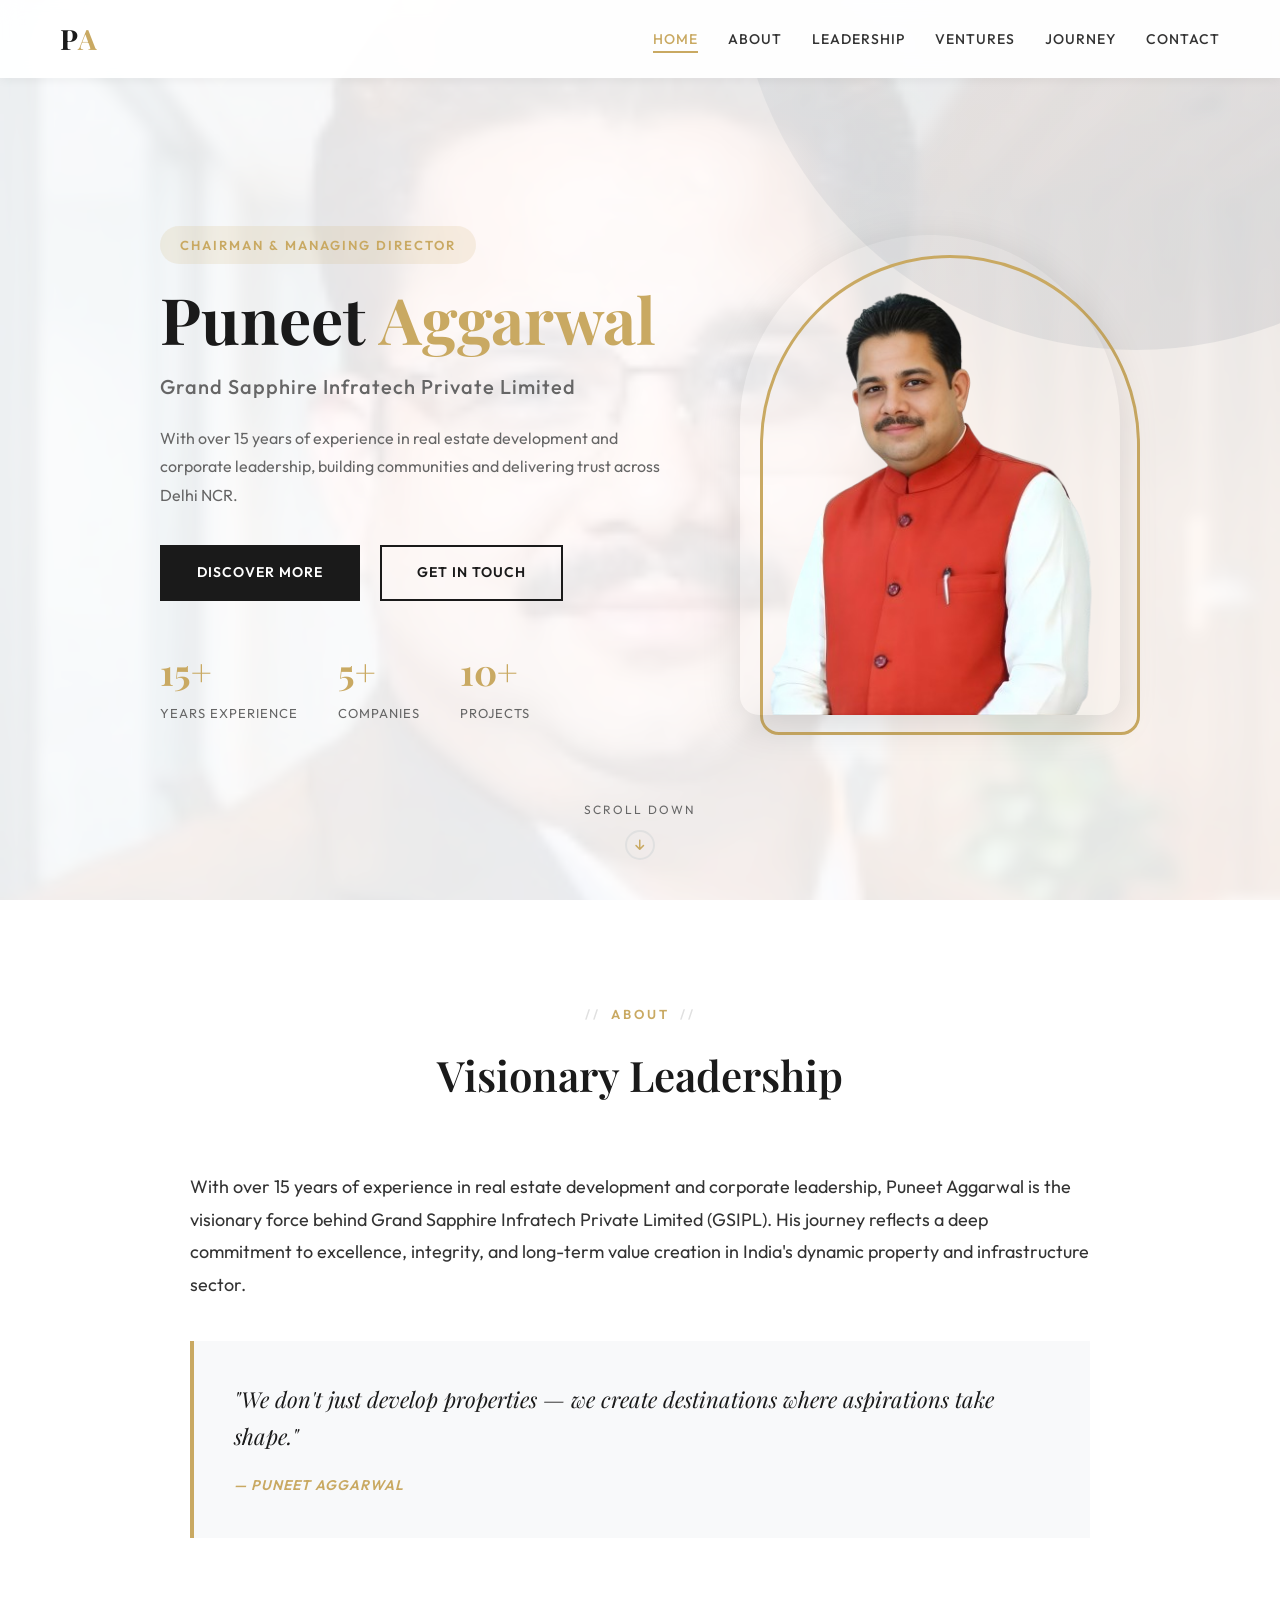
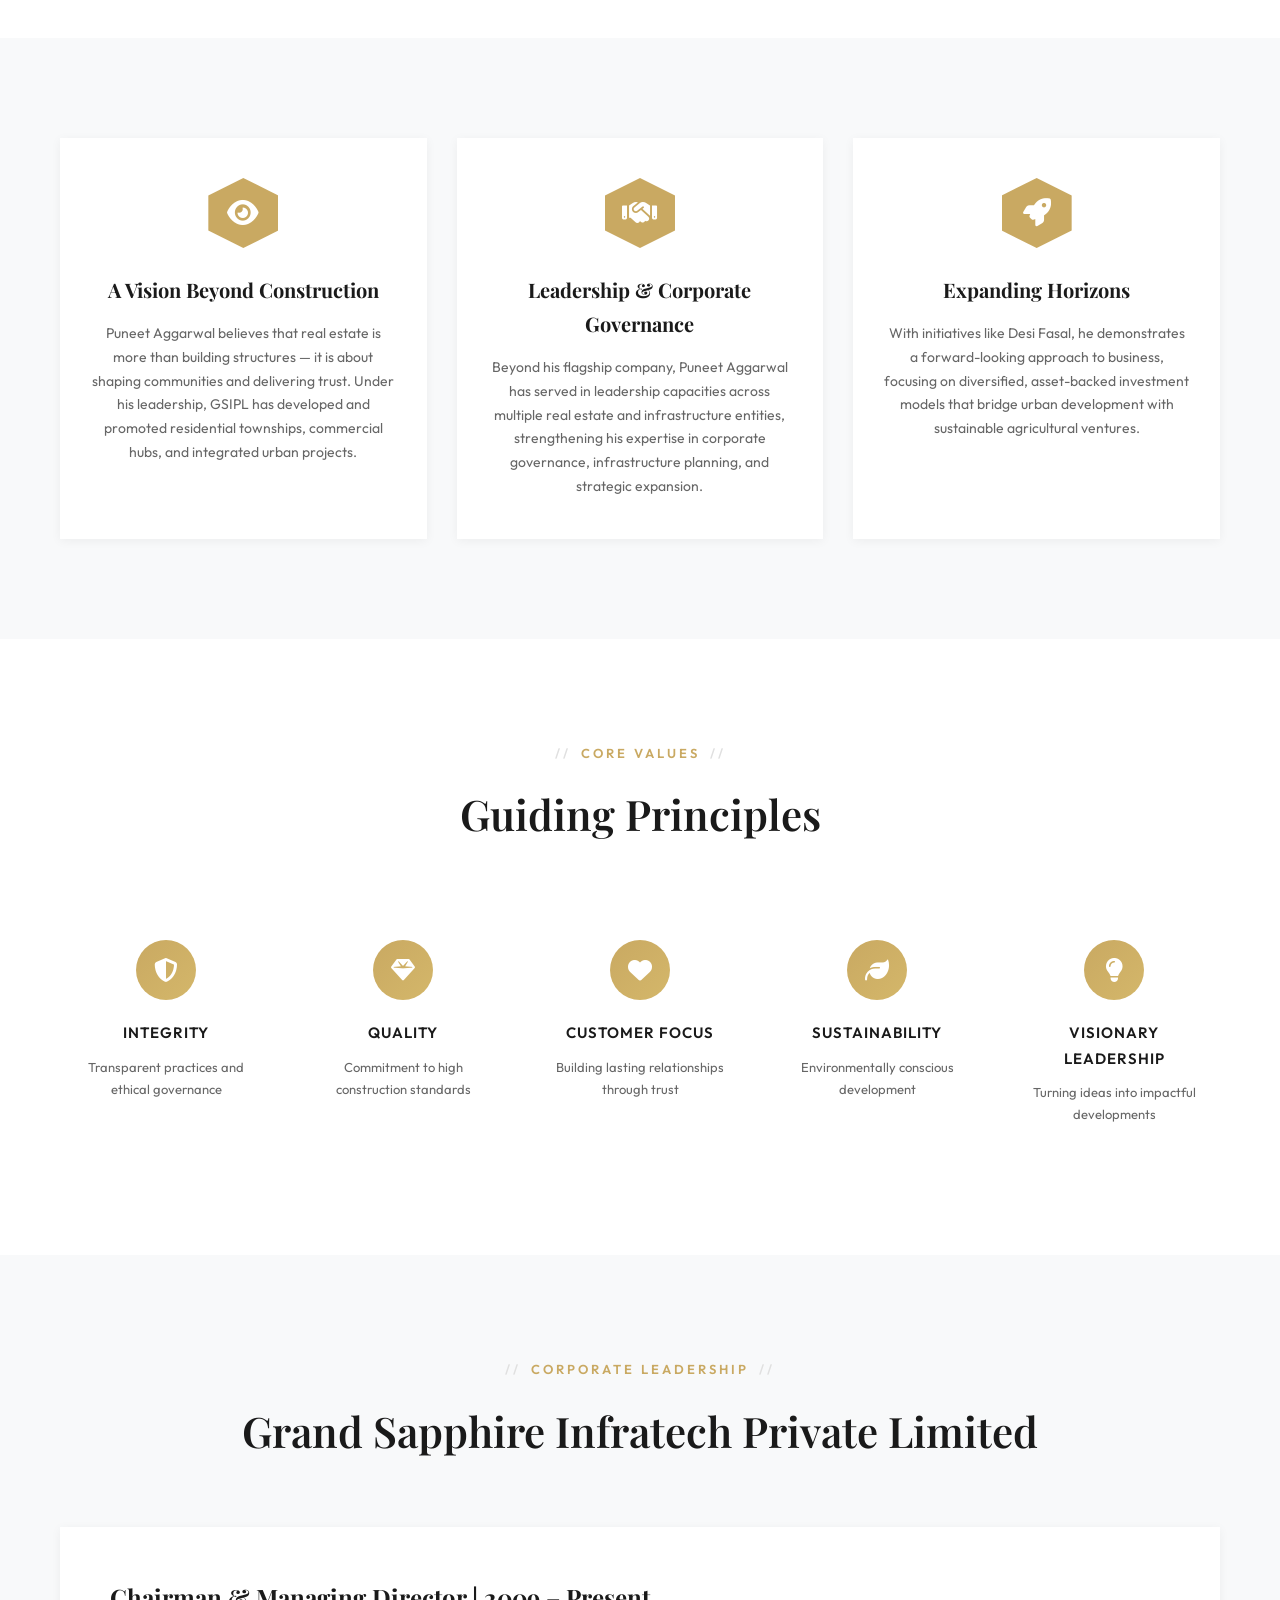
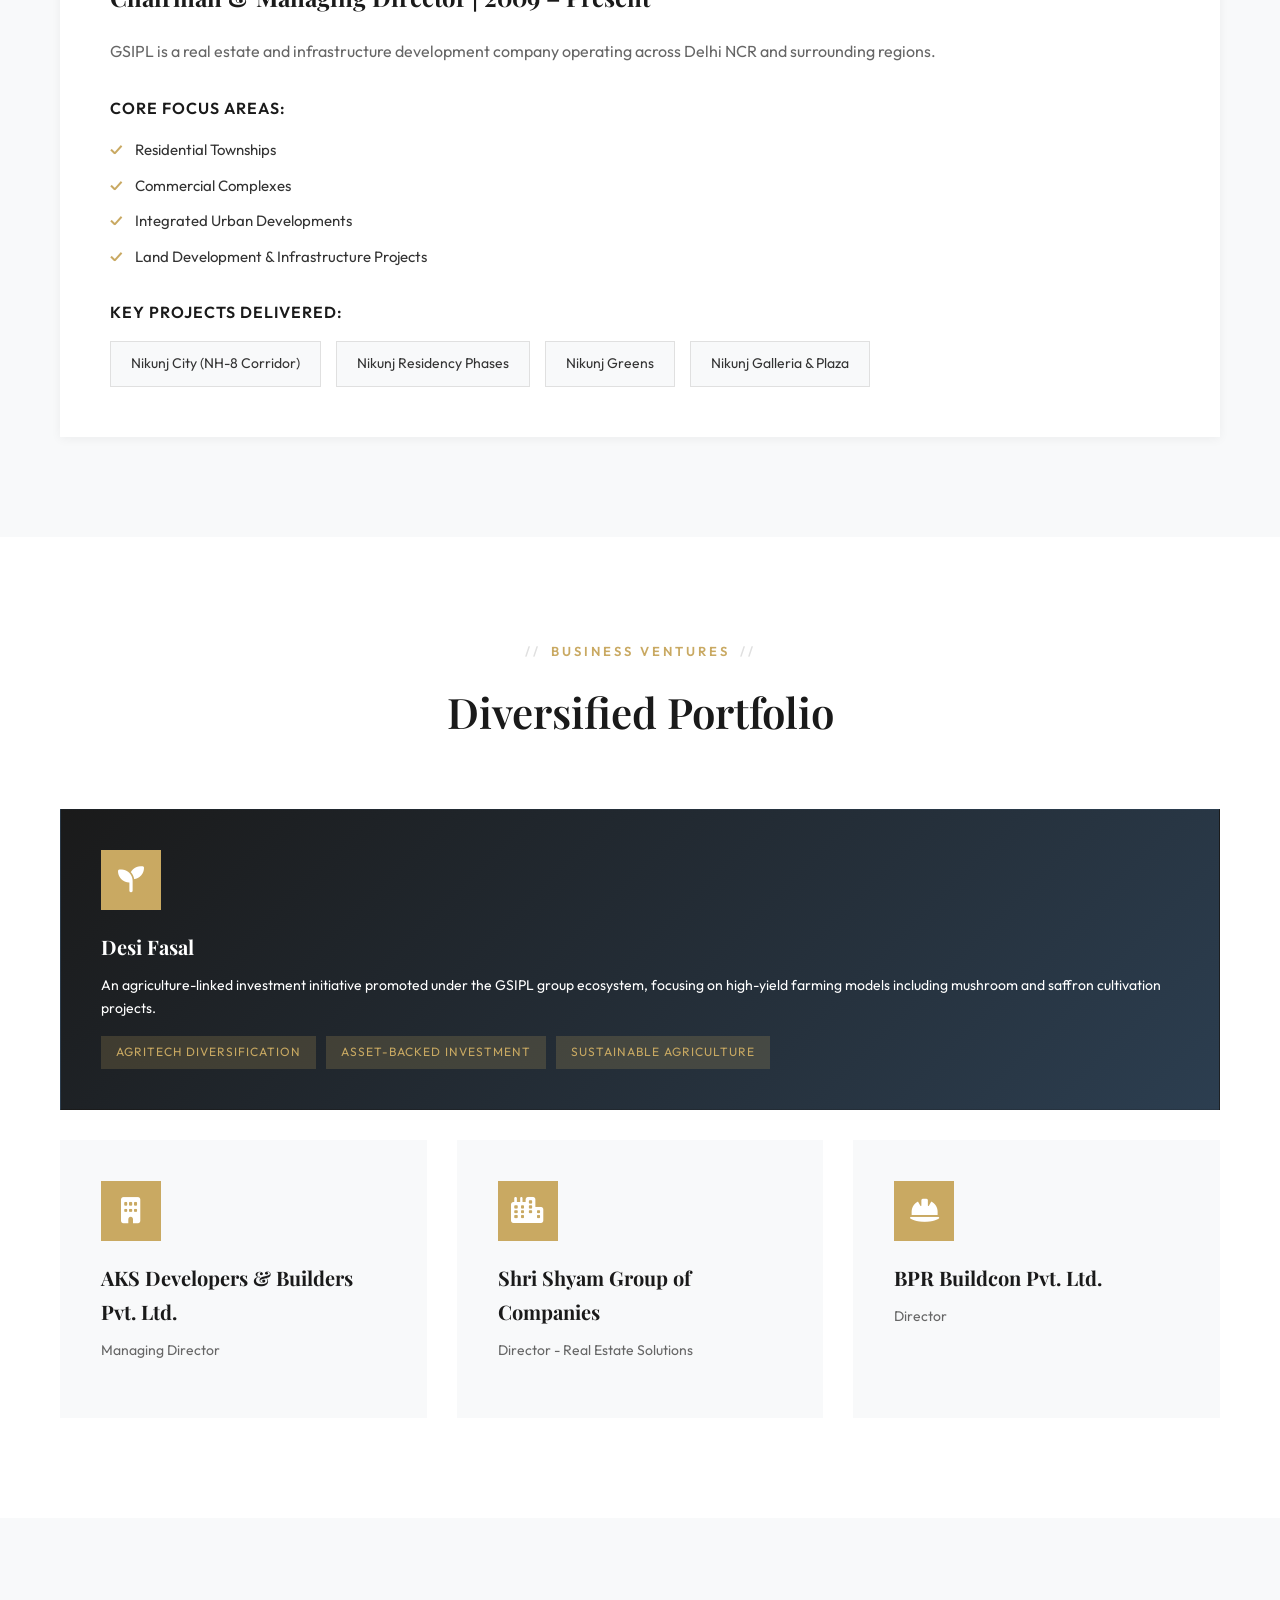
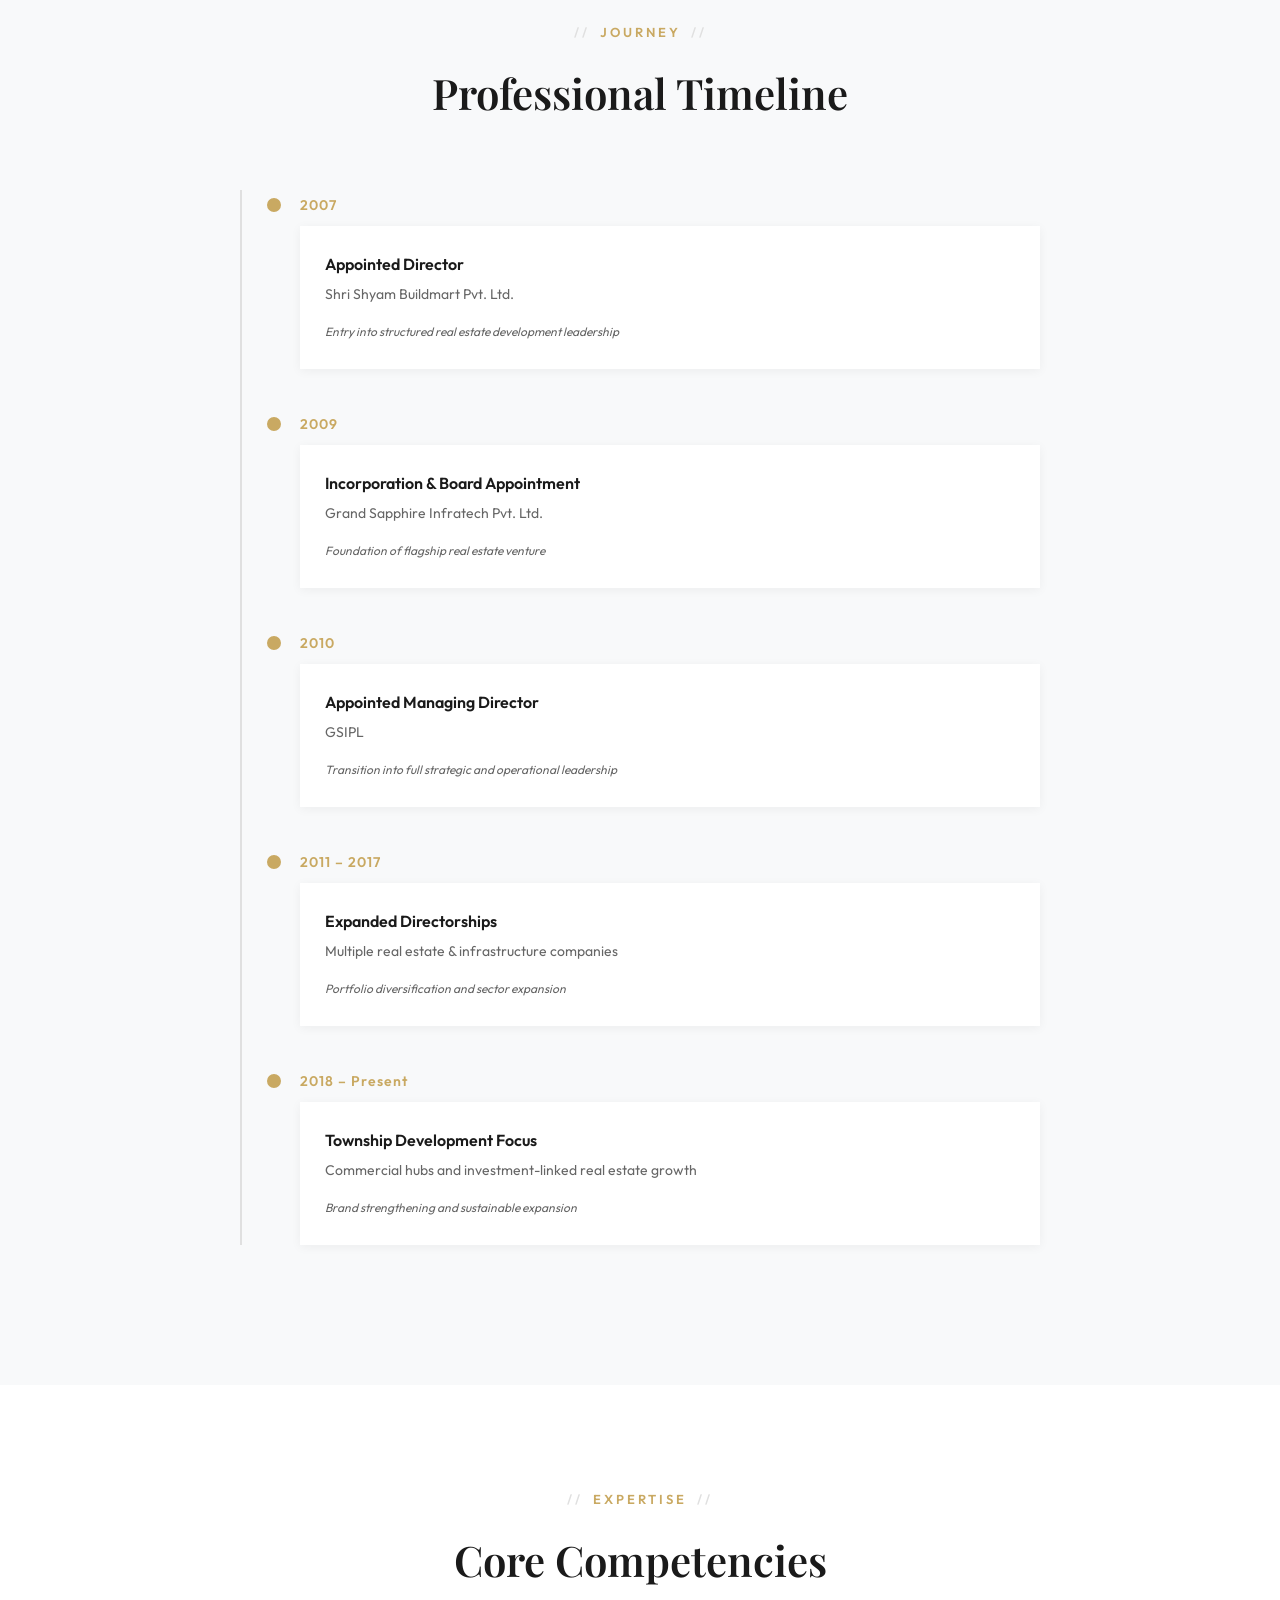
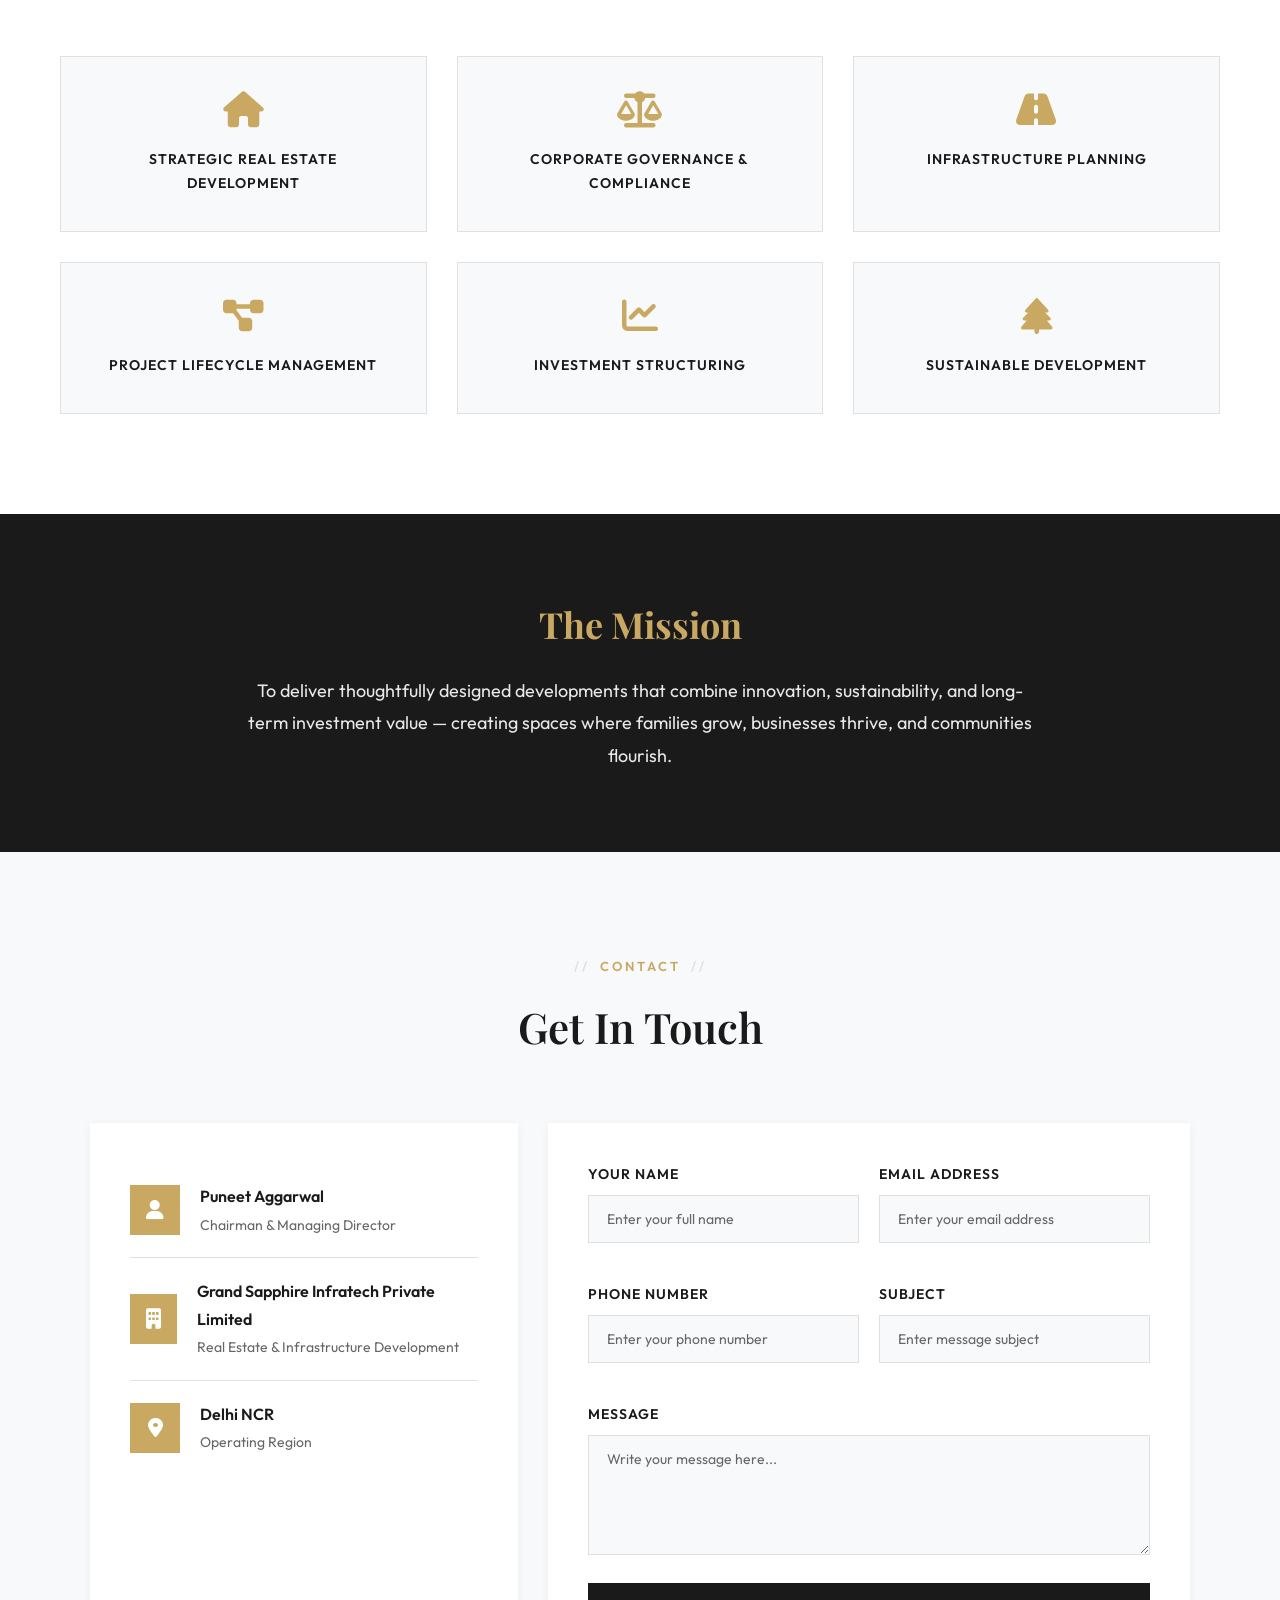
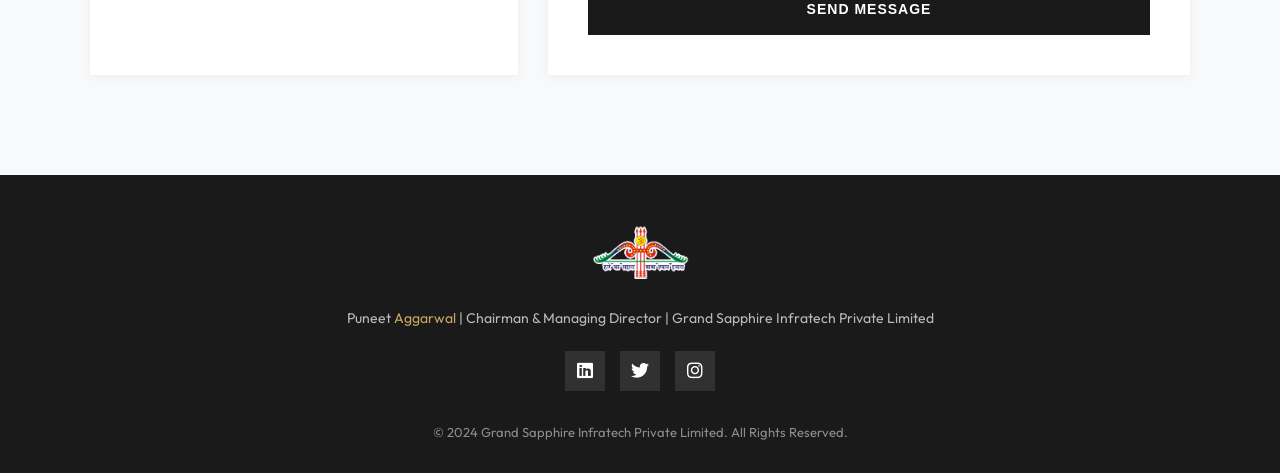
<file: index.html>
<!doctype html>
<html lang="en">
  <head>
    <meta charset="UTF-8" />
    <meta name="viewport" content="width=device-width, initial-scale=1.0" />
    <link rel="icon" type="image/png" href="assets/images/favicon.png" />
    <link rel="apple-touch-icon" href="assets/images/favicon.png" />
    <title>
      Puneet Aggarwal | Chairman & Managing Director | Grand Sapphire Infratech
      Private Limited
    </title>
    <link rel="stylesheet" href="assets/css/style.css" />
    <link rel="preconnect" href="https://fonts.googleapis.com" />
    <link rel="preconnect" href="https://fonts.gstatic.com" crossorigin />
    <link
      href="https://fonts.googleapis.com/css2?family=Outfit:wght@300;400;500;600;700&family=Playfair+Display:wght@400;500;600;700&display=swap"
      rel="stylesheet"
    />
    <link
      rel="stylesheet"
      href="https://cdnjs.cloudflare.com/ajax/libs/font-awesome/6.4.0/css/all.min.css"
    />
  </head>
  <body>
    <!-- Preloader -->
    <div class="preloader">
      <div class="preloader-content">
        <img
          src="assets/images/jaishreeshyam.png"
          alt="Jaishree Shyam"
          class="preloader-logo"
        />
        <div class="preloader-spinner"></div>
      </div>
    </div>

    <!-- Navigation -->
    <nav class="navbar">
      <div class="nav-container">
        <a href="#home" class="nav-logo">P<span>A</span></a>
        <ul class="nav-menu">
          <li class="nav-item"><a href="#home" class="nav-link">Home</a></li>
          <li class="nav-item"><a href="#about" class="nav-link">About</a></li>
          <li class="nav-item">
            <a href="#leadership" class="nav-link">Leadership</a>
          </li>
          <li class="nav-item">
            <a href="#ventures" class="nav-link">Ventures</a>
          </li>
          <li class="nav-item">
            <a href="#timeline" class="nav-link">Journey</a>
          </li>
          <li class="nav-item">
            <a href="#contact" class="nav-link">Contact</a>
          </li>
        </ul>
        <div class="hamburger">
          <span class="bar"></span>
          <span class="bar"></span>
          <span class="bar"></span>
        </div>
      </div>
    </nav>

    <!-- Hero Section -->
    <section id="home" class="hero">
      <div class="hero-bg-shape"></div>
      <div class="hero-overlay"></div>
      <div class="hero-container">
        <div class="hero-content">
          <span class="hero-badge">Chairman & Managing Director</span>
          <h1 class="hero-title">Puneet <span>Aggarwal</span></h1>
          <p class="hero-subtitle">Grand Sapphire Infratech Private Limited</p>
          <p class="hero-description">
            With over 15 years of experience in real estate development and
            corporate leadership, building communities and delivering trust
            across Delhi NCR.
          </p>
          <div class="hero-buttons">
            <a href="#about" class="btn btn-primary">Discover More</a>
            <a href="#contact" class="btn btn-outline">Get in Touch</a>
          </div>
          <div class="hero-stats">
            <div class="stat-item">
              <span class="stat-number">15+</span>
              <span class="stat-label">Years Experience</span>
            </div>
            <div class="stat-item">
              <span class="stat-number">5+</span>
              <span class="stat-label">Companies</span>
            </div>
            <div class="stat-item">
              <span class="stat-number">10+</span>
              <span class="stat-label">Projects</span>
            </div>
          </div>
        </div>
        <div class="hero-image-wrapper">
          <div class="hero-image-frame">
            <img src="assets/images/puneet01.png" alt="Puneet Aggarwal" />
          </div>
          <div class="hero-image-accent"></div>
        </div>
      </div>
      <div class="hero-scroll">
        <span>Scroll Down</span>
        <div class="scroll-arrow">
          <i class="fas fa-arrow-down"></i>
        </div>
      </div>
    </section>

    <!-- About Section -->
    <section id="about" class="about">
      <div class="container">
        <div class="section-header">
          <span class="section-tag">About</span>
          <h2 class="section-title">Visionary Leadership</h2>
        </div>
        <div class="about-content">
          <div class="about-text">
            <p class="lead-text">
              With over 15 years of experience in real estate development and
              corporate leadership, Puneet Aggarwal is the visionary force
              behind Grand Sapphire Infratech Private Limited (GSIPL). His
              journey reflects a deep commitment to excellence, integrity, and
              long-term value creation in India's dynamic property and
              infrastructure sector.
            </p>
            <div class="quote-box">
              <blockquote>
                "We don't just develop properties — we create destinations where
                aspirations take shape."
              </blockquote>
              <cite>— Puneet Aggarwal</cite>
            </div>
          </div>
        </div>
      </div>
    </section>

    <!-- Vision & Philosophy -->
    <section class="vision">
      <div class="container">
        <div class="vision-grid">
          <div class="vision-card">
            <div class="vision-icon">
              <i class="fas fa-eye"></i>
            </div>
            <h3>A Vision Beyond Construction</h3>
            <p>
              Puneet Aggarwal believes that real estate is more than building
              structures — it is about shaping communities and delivering trust.
              Under his leadership, GSIPL has developed and promoted residential
              townships, commercial hubs, and integrated urban projects.
            </p>
          </div>
          <div class="vision-card">
            <div class="vision-icon">
              <i class="fas fa-handshake"></i>
            </div>
            <h3>Leadership & Corporate Governance</h3>
            <p>
              Beyond his flagship company, Puneet Aggarwal has served in
              leadership capacities across multiple real estate and
              infrastructure entities, strengthening his expertise in corporate
              governance, infrastructure planning, and strategic expansion.
            </p>
          </div>
          <div class="vision-card">
            <div class="vision-icon">
              <i class="fas fa-rocket"></i>
            </div>
            <h3>Expanding Horizons</h3>
            <p>
              With initiatives like Desi Fasal, he demonstrates a
              forward-looking approach to business, focusing on diversified,
              asset-backed investment models that bridge urban development with
              sustainable agricultural ventures.
            </p>
          </div>
        </div>
      </div>
    </section>

    <!-- Core Values -->
    <section class="values">
      <div class="container">
        <div class="section-header">
          <span class="section-tag">Core Values</span>
          <h2 class="section-title">Guiding Principles</h2>
        </div>
        <div class="values-grid">
          <div class="value-item">
            <div class="value-icon"><i class="fas fa-shield-alt"></i></div>
            <h4>Integrity</h4>
            <p>Transparent practices and ethical governance</p>
          </div>
          <div class="value-item">
            <div class="value-icon"><i class="fas fa-gem"></i></div>
            <h4>Quality</h4>
            <p>Commitment to high construction standards</p>
          </div>
          <div class="value-item">
            <div class="value-icon"><i class="fas fa-heart"></i></div>
            <h4>Customer Focus</h4>
            <p>Building lasting relationships through trust</p>
          </div>
          <div class="value-item">
            <div class="value-icon"><i class="fas fa-leaf"></i></div>
            <h4>Sustainability</h4>
            <p>Environmentally conscious development</p>
          </div>
          <div class="value-item">
            <div class="value-icon"><i class="fas fa-lightbulb"></i></div>
            <h4>Visionary Leadership</h4>
            <p>Turning ideas into impactful developments</p>
          </div>
        </div>
      </div>
    </section>

    <!-- Corporate Leadership -->
    <section id="leadership" class="leadership">
      <div class="container">
        <div class="section-header">
          <span class="section-tag">Corporate Leadership</span>
          <h2 class="section-title">
            Grand Sapphire Infratech Private Limited
          </h2>
        </div>
        <div class="leadership-content">
          <div class="leadership-info">
            <h3>Chairman & Managing Director | 2009 – Present</h3>
            <p>
              GSIPL is a real estate and infrastructure development company
              operating across Delhi NCR and surrounding regions.
            </p>
            <div class="focus-areas">
              <h4>Core Focus Areas:</h4>
              <ul>
                <li>Residential Townships</li>
                <li>Commercial Complexes</li>
                <li>Integrated Urban Developments</li>
                <li>Land Development & Infrastructure Projects</li>
              </ul>
            </div>
            <div class="projects-list">
              <h4>Key Projects Delivered:</h4>
              <div class="project-tags">
                <span class="project-tag">Nikunj City (NH-8 Corridor)</span>
                <span class="project-tag">Nikunj Residency Phases</span>
                <span class="project-tag">Nikunj Greens</span>
                <span class="project-tag">Nikunj Galleria & Plaza</span>
              </div>
            </div>
          </div>
        </div>
      </div>
    </section>

    <!-- Business Ventures -->
    <section id="ventures" class="ventures">
      <div class="container">
        <div class="section-header">
          <span class="section-tag">Business Ventures</span>
          <h2 class="section-title">Diversified Portfolio</h2>
        </div>
        <div class="ventures-grid">
          <div class="venture-card main-venture">
            <div class="venture-icon">
              <i class="fas fa-seedling"></i>
            </div>
            <h3>Desi Fasal</h3>
            <p>
              An agriculture-linked investment initiative promoted under the
              GSIPL group ecosystem, focusing on high-yield farming models
              including mushroom and saffron cultivation projects.
            </p>
            <div class="venture-tags">
              <span>Agritech Diversification</span>
              <span>Asset-backed Investment</span>
              <span>Sustainable Agriculture</span>
            </div>
          </div>
          <div class="venture-card">
            <div class="venture-icon">
              <i class="fas fa-building"></i>
            </div>
            <h3>AKS Developers & Builders Pvt. Ltd.</h3>
            <p>Managing Director</p>
          </div>
          <div class="venture-card">
            <div class="venture-icon">
              <i class="fas fa-city"></i>
            </div>
            <h3>Shri Shyam Group of Companies</h3>
            <p>Director - Real Estate Solutions</p>
          </div>
          <div class="venture-card">
            <div class="venture-icon">
              <i class="fas fa-hard-hat"></i>
            </div>
            <h3>BPR Buildcon Pvt. Ltd.</h3>
            <p>Director</p>
          </div>
        </div>
      </div>
    </section>

    <!-- Timeline -->
    <section id="timeline" class="timeline">
      <div class="container">
        <div class="section-header">
          <span class="section-tag">Journey</span>
          <h2 class="section-title">Professional Timeline</h2>
        </div>
        <div class="timeline-wrapper">
          <div class="timeline-item">
            <div class="timeline-date">2007</div>
            <div class="timeline-content">
              <h4>Appointed Director</h4>
              <p>Shri Shyam Buildmart Pvt. Ltd.</p>
              <span class="timeline-note"
                >Entry into structured real estate development leadership</span
              >
            </div>
          </div>
          <div class="timeline-item">
            <div class="timeline-date">2009</div>
            <div class="timeline-content">
              <h4>Incorporation & Board Appointment</h4>
              <p>Grand Sapphire Infratech Pvt. Ltd.</p>
              <span class="timeline-note"
                >Foundation of flagship real estate venture</span
              >
            </div>
          </div>
          <div class="timeline-item">
            <div class="timeline-date">2010</div>
            <div class="timeline-content">
              <h4>Appointed Managing Director</h4>
              <p>GSIPL</p>
              <span class="timeline-note"
                >Transition into full strategic and operational leadership</span
              >
            </div>
          </div>
          <div class="timeline-item">
            <div class="timeline-date">2011 – 2017</div>
            <div class="timeline-content">
              <h4>Expanded Directorships</h4>
              <p>Multiple real estate & infrastructure companies</p>
              <span class="timeline-note"
                >Portfolio diversification and sector expansion</span
              >
            </div>
          </div>
          <div class="timeline-item">
            <div class="timeline-date">2018 – Present</div>
            <div class="timeline-content">
              <h4>Township Development Focus</h4>
              <p>Commercial hubs and investment-linked real estate growth</p>
              <span class="timeline-note"
                >Brand strengthening and sustainable expansion</span
              >
            </div>
          </div>
        </div>
      </div>
    </section>

    <!-- Competencies -->
    <section class="competencies">
      <div class="container">
        <div class="section-header">
          <span class="section-tag">Expertise</span>
          <h2 class="section-title">Core Competencies</h2>
        </div>
        <div class="competencies-grid">
          <div class="competency-item">
            <i class="fas fa-home"></i>
            <h4>Strategic Real Estate Development</h4>
          </div>
          <div class="competency-item">
            <i class="fas fa-balance-scale"></i>
            <h4>Corporate Governance & Compliance</h4>
          </div>
          <div class="competency-item">
            <i class="fas fa-road"></i>
            <h4>Infrastructure Planning</h4>
          </div>
          <div class="competency-item">
            <i class="fas fa-project-diagram"></i>
            <h4>Project Lifecycle Management</h4>
          </div>
          <div class="competency-item">
            <i class="fas fa-chart-line"></i>
            <h4>Investment Structuring</h4>
          </div>
          <div class="competency-item">
            <i class="fas fa-tree"></i>
            <h4>Sustainable Development</h4>
          </div>
        </div>
      </div>
    </section>

    <!-- Mission -->
    <section class="mission">
      <div class="container">
        <div class="mission-content">
          <h2>The Mission</h2>
          <p>
            To deliver thoughtfully designed developments that combine
            innovation, sustainability, and long-term investment value —
            creating spaces where families grow, businesses thrive, and
            communities flourish.
          </p>
        </div>
      </div>
    </section>

    <!-- Contact -->
    <section id="contact" class="contact">
      <div class="container">
        <div class="section-header">
          <span class="section-tag">Contact</span>
          <h2 class="section-title">Get In Touch</h2>
        </div>
        <div class="contact-wrapper">
          <div class="contact-info">
            <div class="contact-item">
              <i class="fas fa-user"></i>
              <div>
                <h4>Puneet Aggarwal</h4>
                <p>Chairman & Managing Director</p>
              </div>
            </div>
            <div class="contact-item">
              <i class="fas fa-building"></i>
              <div>
                <h4>Grand Sapphire Infratech Private Limited</h4>
                <p>Real Estate & Infrastructure Development</p>
              </div>
            </div>
            <div class="contact-item">
              <i class="fas fa-map-marker-alt"></i>
              <div>
                <h4>Delhi NCR</h4>
                <p>Operating Region</p>
              </div>
            </div>
          </div>
          <div class="contact-form-wrapper">
            <form class="contact-form" id="contactForm">
              <div class="form-row">
                <div class="form-group">
                  <label for="name">Your Name</label>
                  <input
                    type="text"
                    id="name"
                    name="name"
                    placeholder="Enter your full name"
                    required
                  />
                </div>
                <div class="form-group">
                  <label for="email">Email Address</label>
                  <input
                    type="email"
                    id="email"
                    name="email"
                    placeholder="Enter your email address"
                    required
                  />
                </div>
              </div>
              <div class="form-row">
                <div class="form-group">
                  <label for="phone">Phone Number</label>
                  <input
                    type="tel"
                    id="phone"
                    name="phone"
                    placeholder="Enter your phone number"
                  />
                </div>
                <div class="form-group">
                  <label for="subject">Subject</label>
                  <input
                    type="text"
                    id="subject"
                    name="subject"
                    placeholder="Enter message subject"
                    required
                  />
                </div>
              </div>
              <div class="form-group">
                <label for="message">Message</label>
                <textarea
                  id="message"
                  name="message"
                  rows="5"
                  placeholder="Write your message here..."
                  required
                ></textarea>
              </div>
              <button type="submit" class="btn btn-primary">
                Send Message
              </button>
            </form>
          </div>
        </div>
      </div>
    </section>

    <!-- Footer -->
    <footer class="footer">
      <div class="container">
        <div class="footer-content">
          <div class="footer-logo">
            <img src="assets/images/jaishreeshyam.png" alt="Jaishree Shyam" />
          </div>
          <p class="footer-text">
            Puneet <span>Aggarwal</span> | Chairman & Managing Director | Grand
            Sapphire Infratech Private Limited
          </p>
          <div class="footer-social">
            <a href="#"><i class="fab fa-linkedin"></i></a>
            <a href="#"><i class="fab fa-twitter"></i></a>
            <a href="#"><i class="fab fa-instagram"></i></a>
          </div>
          <p class="copyright">
            &copy; 2024 Grand Sapphire Infratech Private Limited. All Rights
            Reserved.
          </p>
        </div>
      </div>
    </footer>

    <script src="assets/js/main.js"></script>
  </body>
</html>
</file>
<file: assets/css/style.css>
/* ========================================
   Global Styles
======================================== */
:root {
  --primary-color: #1a1a1a;
  --secondary-color: #c9a962;
  --accent-color: #2c3e50;
  --text-color: #333333;
  --text-light: #666666;
  --bg-white: #ffffff;
  --bg-light: #f8f9fa;
  --bg-off-white: #f5f5f5;
  --border-color: #e0e0e0;
  --shadow-light: 0 2px 10px rgba(0, 0, 0, 0.05);
  --shadow-medium: 0 5px 20px rgba(0, 0, 0, 0.08);
  --shadow-heavy: 0 10px 40px rgba(0, 0, 0, 0.12);
  --transition: all 0.3s ease;
  --font-heading: "Playfair Display", serif;
  --font-body: "Outfit", sans-serif;
}

* {
  margin: 0;
  padding: 0;
  box-sizing: border-box;
}

html {
  scroll-behavior: smooth;
}

body {
  font-family: var(--font-body);
  color: var(--text-color);
  line-height: 1.7;
  background-color: var(--bg-white);
  overflow-x: hidden;
}

.container {
  max-width: 1200px;
  margin: 0 auto;
  padding: 0 20px;
}

a {
  text-decoration: none;
  color: inherit;
}

ul {
  list-style: none;
}

img {
  max-width: 100%;
  height: auto;
}

/* ========================================
   Preloader
======================================== */
.preloader {
  position: fixed;
  top: 0;
  left: 0;
  width: 100%;
  height: 100%;
  background: var(--bg-white);
  display: flex;
  align-items: center;
  justify-content: center;
  z-index: 9999;
  transition:
    opacity 0.5s ease,
    visibility 0.5s ease;
}

.preloader.hide {
  opacity: 0;
  visibility: hidden;
}

.preloader-content {
  text-align: center;
}

.preloader-logo {
  margin-bottom: 20px;
  animation: pulse 2s infinite;
}

.preloader-spinner {
  width: 40px;
  height: 40px;
  border: 3px solid var(--border-color);
  border-top-color: var(--secondary-color);
  border-radius: 50%;
  margin: 0 auto;
  animation: spin 1s linear infinite;
}

@keyframes spin {
  to {
    transform: rotate(360deg);
  }
}

@keyframes pulse {
  0%,
  100% {
    transform: scale(1);
  }
  50% {
    transform: scale(1.05);
  }
}

/* ========================================
   Navigation
======================================== */
.navbar {
  position: fixed;
  top: 0;
  left: 0;
  width: 100%;
  background: rgba(255, 255, 255, 0.95);
  backdrop-filter: blur(10px);
  z-index: 1000;
  box-shadow: var(--shadow-light);
  transition: var(--transition);
}

.nav-container {
  max-width: 1200px;
  margin: 0 auto;
  padding: 15px 20px;
  display: flex;
  align-items: center;
  justify-content: space-between;
}

.nav-logo {
  font-family: var(--font-heading);
  font-size: 28px;
  font-weight: 700;
  color: var(--primary-color);
  letter-spacing: 2px;
}

.nav-logo span {
  color: var(--secondary-color);
}

.nav-menu {
  display: flex;
  gap: 30px;
}

.nav-link {
  font-size: 14px;
  font-weight: 500;
  color: var(--text-color);
  text-transform: uppercase;
  letter-spacing: 1px;
  position: relative;
  transition: var(--transition);
}

.nav-link::after {
  content: "";
  position: absolute;
  bottom: -5px;
  left: 0;
  width: 0;
  height: 2px;
  background: var(--secondary-color);
  transition: var(--transition);
}

.nav-link:hover::after {
  width: 100%;
}

/* Active navlink styles */
.nav-link.active {
  color: var(--secondary-color);
}

.nav-link.active::after {
  width: 100%;
}

.hamburger {
  display: none;
  cursor: pointer;
}

.bar {
  display: block;
  width: 25px;
  height: 3px;
  margin: 5px auto;
  background: var(--primary-color);
  transition: var(--transition);
}

/* ========================================
   Buttons
======================================== */
.btn {
  display: inline-block;
  padding: 14px 35px;
  font-size: 14px;
  font-weight: 600;
  text-transform: uppercase;
  letter-spacing: 1px;
  border: 2px solid transparent;
  border-radius: 0;
  cursor: pointer;
  transition: var(--transition);
}

.btn-primary {
  background: var(--primary-color);
  color: var(--bg-white);
  border-color: var(--primary-color);
}

.btn-primary:hover {
  background: transparent;
  color: var(--primary-color);
}

.btn-outline {
  background: transparent;
  color: var(--primary-color);
  border-color: var(--primary-color);
}

.btn-outline:hover {
  background: var(--primary-color);
  color: var(--bg-white);
}

/* ========================================
   Hero Section
======================================== */
.hero {
  min-height: 100vh;
  display: flex;
  align-items: center;
  position: relative;
  background: var(--bg-white);
  padding: 100px 20px 50px;
  overflow: hidden;
}

.hero-overlay {
  position: absolute;
  top: 0;
  left: 0;
  width: 100%;
  height: 100%;
  background: url("../images/brand.jpg") center/cover no-repeat;
  opacity: 0.1;
}

.hero-bg-shape {
  position: absolute;
  top: -50%;
  right: -20%;
  width: 800px;
  height: 800px;
  background: linear-gradient(135deg, #f8f9fa 0%, #e9ecef 100%);
  border-radius: 50%;
  z-index: 0;
}

.hero-container {
  max-width: 1200px;
  margin: 0 auto;
  display: grid;
  grid-template-columns: 1.2fr 0.8fr;
  gap: 80px;
  align-items: center;
  position: relative;
  z-index: 1;
}

.hero-content {
  animation: fadeInUp 1s ease;
}

.hero-badge {
  display: inline-block;
  padding: 8px 20px;
  background: rgba(201, 169, 98, 0.15);
  color: var(--secondary-color);
  font-size: 13px;
  font-weight: 600;
  text-transform: uppercase;
  letter-spacing: 2px;
  margin-bottom: 20px;
  border-radius: 30px;
}

.hero-title {
  font-family: var(--font-heading);
  font-size: 64px;
  font-weight: 700;
  color: var(--primary-color);
  line-height: 1.1;
  margin-bottom: 15px;
}

.hero-title span {
  color: var(--secondary-color);
}

.hero-subtitle {
  font-size: 20px;
  font-weight: 500;
  color: var(--text-light);
  margin-bottom: 20px;
  letter-spacing: 1px;
}

.hero-description {
  font-size: 16px;
  color: var(--text-light);
  margin-bottom: 35px;
  max-width: 500px;
  line-height: 1.8;
}

.hero-buttons {
  display: flex;
  gap: 20px;
  margin-bottom: 40px;
}

.hero-stats {
  display: flex;
  gap: 40px;
}

.stat-item {
  display: flex;
  flex-direction: column;
}

.stat-number {
  font-family: var(--font-heading);
  font-size: 36px;
  font-weight: 700;
  color: var(--secondary-color);
}

.stat-label {
  font-size: 13px;
  color: var(--text-light);
  text-transform: uppercase;
  letter-spacing: 1px;
}

.hero-image-wrapper {
  position: relative;
  display: flex;
  justify-content: center;
  animation: fadeInRight 1s ease 0.3s both;
}

.hero-image-frame {
  position: relative;
  width: 380px;
  height: 480px;
  border-radius: 200px 200px 20px 20px;
  overflow: hidden;
  box-shadow: var(--shadow-heavy);
  z-index: 2;
}

.hero-image-frame img {
  width: 100%;
  height: 100%;
  object-fit: cover;
  object-position: top center;
}

.hero-image-accent {
  position: absolute;
  top: 20px;
  left: 20px;
  width: 380px;
  height: 480px;
  border: 3px solid var(--secondary-color);
  border-radius: 200px 200px 20px 20px;
  z-index: 1;
}

.hero-scroll {
  position: absolute;
  bottom: 40px;
  left: 50%;
  transform: translateX(-50%);
  display: flex;
  flex-direction: column;
  align-items: center;
  gap: 10px;
  color: var(--text-light);
  font-size: 12px;
  text-transform: uppercase;
  letter-spacing: 2px;
}

.scroll-arrow {
  width: 30px;
  height: 30px;
  border: 2px solid var(--border-color);
  border-radius: 50%;
  display: flex;
  align-items: center;
  justify-content: center;
  animation: bounce 2s infinite;
}

.scroll-arrow i {
  font-size: 12px;
  color: var(--secondary-color);
}

@keyframes bounce {
  0%,
  20%,
  50%,
  80%,
  100% {
    transform: translateY(0);
  }
  40% {
    transform: translateY(10px);
  }
  60% {
    transform: translateY(5px);
  }
}

@keyframes fadeInUp {
  from {
    opacity: 0;
    transform: translateY(30px);
  }
  to {
    opacity: 1;
    transform: translateY(0);
  }
}

@keyframes fadeInRight {
  from {
    opacity: 0;
    transform: translateX(30px);
  }
  to {
    opacity: 1;
    transform: translateX(0);
  }
}

/* ========================================
   Section Header
======================================== */
.section-header {
  text-align: center;
  margin-bottom: 60px;
}

.section-tag {
  display: inline-block;
  font-size: 13px;
  font-weight: 600;
  text-transform: uppercase;
  letter-spacing: 3px;
  color: var(--secondary-color);
  margin-bottom: 15px;
  position: relative;
}

.section-tag::before,
.section-tag::after {
  content: "//";
  margin: 0 10px;
  color: var(--border-color);
}

.section-title {
  font-family: var(--font-heading);
  font-size: 42px;
  font-weight: 600;
  color: var(--primary-color);
}

/* ========================================
   About Section
======================================== */
.about {
  padding: 100px 0;
  background: var(--bg-white);
}

.about-content {
  max-width: 900px;
  margin: 0 auto;
}

.lead-text {
  font-size: 18px;
  line-height: 1.8;
  color: var(--text-color);
  margin-bottom: 40px;
}

.quote-box {
  background: var(--bg-light);
  padding: 40px;
  border-left: 4px solid var(--secondary-color);
  position: relative;
}

.quote-box blockquote {
  font-family: var(--font-heading);
  font-size: 22px;
  font-style: italic;
  color: var(--primary-color);
  margin-bottom: 15px;
}

.quote-box cite {
  font-size: 14px;
  font-weight: 600;
  color: var(--secondary-color);
  text-transform: uppercase;
  letter-spacing: 1px;
}

/* ========================================
   Vision Section
======================================== */
.vision {
  padding: 100px 0;
  background: var(--bg-light);
}

.vision-grid {
  display: grid;
  grid-template-columns: repeat(3, 1fr);
  gap: 30px;
}

.vision-card {
  background: var(--bg-white);
  padding: 40px 30px;
  text-align: center;
  transition: var(--transition);
  box-shadow: var(--shadow-light);
}

.vision-card:hover {
  transform: translateY(-10px);
  box-shadow: var(--shadow-medium);
}

.vision-icon {
  width: 70px;
  height: 70px;
  background: var(--secondary-color);
  display: flex;
  align-items: center;
  justify-content: center;
  margin: 0 auto 25px;
  clip-path: polygon(50% 0%, 100% 25%, 100% 75%, 50% 100%, 0% 75%, 0% 25%);
}

.vision-icon i {
  font-size: 28px;
  color: var(--bg-white);
}

.vision-card h3 {
  font-family: var(--font-heading);
  font-size: 20px;
  color: var(--primary-color);
  margin-bottom: 15px;
}

.vision-card p {
  font-size: 14px;
  color: var(--text-light);
  line-height: 1.7;
}

/* ========================================
   Values Section
======================================== */
.values {
  padding: 100px 0;
  background: var(--bg-white);
}

.values-grid {
  display: grid;
  grid-template-columns: repeat(5, 1fr);
  gap: 25px;
}

.value-item {
  text-align: center;
  padding: 30px 20px;
  transition: var(--transition);
}

.value-item:hover {
  background: var(--bg-light);
}

.value-icon {
  width: 60px;
  height: 60px;
  background: linear-gradient(135deg, var(--secondary-color), #d4b76a);
  display: flex;
  align-items: center;
  justify-content: center;
  margin: 0 auto 20px;
  border-radius: 50%;
}

.value-icon i {
  font-size: 24px;
  color: var(--bg-white);
}

.value-item h4 {
  font-size: 15px;
  font-weight: 600;
  color: var(--primary-color);
  margin-bottom: 10px;
  text-transform: uppercase;
  letter-spacing: 1px;
}

.value-item p {
  font-size: 13px;
  color: var(--text-light);
}

/* ========================================
   Leadership Section
======================================== */
.leadership {
  padding: 100px 0;
  background: var(--bg-light);
}

.leadership-content {
  background: var(--bg-white);
  padding: 50px;
  box-shadow: var(--shadow-light);
}

.leadership-info h3 {
  font-family: var(--font-heading);
  font-size: 24px;
  color: var(--primary-color);
  margin-bottom: 20px;
}

.leadership-info > p {
  font-size: 16px;
  color: var(--text-light);
  margin-bottom: 30px;
}

.focus-areas h4,
.projects-list h4 {
  font-size: 16px;
  font-weight: 600;
  color: var(--primary-color);
  margin-bottom: 15px;
  text-transform: uppercase;
  letter-spacing: 1px;
}

.focus-areas ul {
  margin-bottom: 30px;
}

.focus-areas ul li {
  position: relative;
  padding-left: 25px;
  margin-bottom: 10px;
  font-size: 15px;
  color: var(--text-color);
}

.focus-areas ul li::before {
  content: "✓";
  position: absolute;
  left: 0;
  color: var(--secondary-color);
  font-weight: bold;
}

.project-tags {
  display: flex;
  flex-wrap: wrap;
  gap: 15px;
}

.project-tag {
  padding: 10px 20px;
  background: var(--bg-light);
  font-size: 14px;
  color: var(--text-color);
  border: 1px solid var(--border-color);
  transition: var(--transition);
}

.project-tag:hover {
  background: var(--secondary-color);
  color: var(--bg-white);
  border-color: var(--secondary-color);
}

/* ========================================
   Ventures Section
======================================== */
.ventures {
  padding: 100px 0;
  background: var(--bg-white);
}

.ventures-grid {
  display: grid;
  grid-template-columns: repeat(3, 1fr);
  gap: 30px;
}

.venture-card {
  background: var(--bg-light);
  padding: 40px;
  transition: var(--transition);
  border: 1px solid transparent;
}

.venture-card:hover {
  border-color: var(--secondary-color);
  box-shadow: var(--shadow-medium);
}

.venture-card.main-venture {
  grid-column: 1 / -1;
  background: linear-gradient(
    135deg,
    var(--primary-color),
    var(--accent-color)
  );
  color: var(--bg-white);
}

.venture-card.main-venture h3,
.venture-card.main-venture p {
  color: var(--bg-white);
}

.venture-icon {
  width: 60px;
  height: 60px;
  background: var(--secondary-color);
  display: flex;
  align-items: center;
  justify-content: center;
  margin-bottom: 20px;
}

.venture-icon i {
  font-size: 26px;
  color: var(--bg-white);
}

.venture-card h3 {
  font-family: var(--font-heading);
  font-size: 20px;
  color: var(--primary-color);
  margin-bottom: 10px;
}

.venture-card p {
  font-size: 14px;
  color: var(--text-light);
  margin-bottom: 15px;
}

.venture-tags {
  display: flex;
  flex-wrap: wrap;
  gap: 10px;
}

.venture-tags span {
  padding: 6px 15px;
  background: rgba(201, 169, 98, 0.2);
  font-size: 12px;
  color: var(--secondary-color);
  text-transform: uppercase;
  letter-spacing: 1px;
}

/* ========================================
   Timeline Section
======================================== */
.timeline {
  padding: 100px 0;
  background: var(--bg-light);
}

.timeline-wrapper {
  max-width: 800px;
  margin: 0 auto;
  position: relative;
  padding-left: 30px;
}

.timeline-wrapper::before {
  content: "";
  position: absolute;
  left: 0;
  top: 0;
  width: 2px;
  height: 100%;
  background: var(--border-color);
}

.timeline-item {
  position: relative;
  margin-bottom: 40px;
  padding-left: 30px;
}

.timeline-item::before {
  content: "";
  position: absolute;
  left: -6px;
  top: 5px;
  width: 14px;
  height: 14px;
  background: var(--secondary-color);
  border-radius: 50%;
  border: 3px solid var(--bg-light);
}

.timeline-date {
  font-size: 14px;
  font-weight: 600;
  color: var(--secondary-color);
  padding-top: 4px;
  margin-bottom: 8px;
  letter-spacing: 1px;
}

.timeline-content {
  background: var(--bg-white);
  padding: 25px;
  box-shadow: var(--shadow-light);
}

.timeline-content h4 {
  font-size: 16px;
  font-weight: 600;
  color: var(--primary-color);
  margin-bottom: 5px;
}

.timeline-content p {
  font-size: 14px;
  color: var(--text-light);
  margin-bottom: 10px;
}

.timeline-note {
  font-size: 12px;
  color: var(--text-light);
  font-style: italic;
}

/* ========================================
   Competencies Section
======================================== */
.competencies {
  padding: 100px 0;
  background: var(--bg-white);
}

.competencies-grid {
  display: grid;
  grid-template-columns: repeat(3, 1fr);
  gap: 30px;
}

.competency-item {
  background: var(--bg-light);
  padding: 35px;
  text-align: center;
  transition: var(--transition);
  border: 1px solid var(--border-color);
}

.competency-item:hover {
  border-color: var(--secondary-color);
  transform: translateY(-5px);
}

.competency-item i {
  font-size: 36px;
  color: var(--secondary-color);
  margin-bottom: 20px;
}

.competency-item h4 {
  font-size: 14px;
  font-weight: 600;
  color: var(--primary-color);
  text-transform: uppercase;
  letter-spacing: 1px;
}

/* ========================================
   Mission Section
======================================== */
.mission {
  padding: 80px 0;
  background: var(--primary-color);
  color: var(--bg-white);
}

.mission-content {
  text-align: center;
  max-width: 800px;
  margin: 0 auto;
}

.mission-content h2 {
  font-family: var(--font-heading);
  font-size: 36px;
  margin-bottom: 20px;
  color: var(--secondary-color);
}

.mission-content p {
  font-size: 18px;
  line-height: 1.8;
  color: rgba(255, 255, 255, 0.9);
}

/* ========================================
   Contact Section
======================================== */
.contact {
  padding: 100px 0;
  background: var(--bg-light);
}

.contact-wrapper {
  display: grid;
  grid-template-columns: 0.8fr 1.2fr;
  gap: 30px;
  max-width: 1100px;
  margin: 0 auto;
}

.contact-form-wrapper {
  background: var(--bg-white);
  padding: 40px;
  box-shadow: var(--shadow-light);
}

.contact-form .form-row {
  display: grid;
  grid-template-columns: 1fr 1fr;
  gap: 20px;
  margin-bottom: 20px;
}

.form-group {
  margin-bottom: 20px;
}

.form-group label {
  display: block;
  font-size: 14px;
  font-weight: 600;
  color: var(--primary-color);
  margin-bottom: 8px;
  text-transform: uppercase;
  letter-spacing: 1px;
}

.form-group input,
.form-group textarea {
  width: 100%;
  padding: 14px 18px;
  font-size: 14px;
  font-family: var(--font-body);
  color: var(--text-color);
  background: var(--bg-light);
  border: 1px solid var(--border-color);
  transition: var(--transition);
}

.form-group input:focus,
.form-group textarea:focus {
  outline: none;
  border-color: var(--secondary-color);
  background: var(--bg-white);
  box-shadow: 0 0 0 3px rgba(201, 169, 98, 0.1);
}

.form-group input::placeholder,
.form-group textarea::placeholder {
  color: var(--text-light);
}

.form-group textarea {
  resize: vertical;
  min-height: 120px;
}

.contact-form .btn {
  width: 100%;
  padding: 16px 35px;
  font-size: 14px;
  text-align: center;
}

.contact-form .btn:hover {
  background: var(--secondary-color);
  border-color: var(--secondary-color);
}

.contact-info {
  background: var(--bg-white);
  padding: 40px;
  box-shadow: var(--shadow-light);
}

.contact-item {
  display: flex;
  align-items: center;
  gap: 20px;
  padding: 20px 0;
  border-bottom: 1px solid var(--border-color);
}

.contact-item:last-child {
  border-bottom: none;
}

.contact-item i {
  width: 50px;
  height: 50px;
  background: var(--secondary-color);
  display: flex;
  align-items: center;
  justify-content: center;
  font-size: 20px;
  color: var(--bg-white);
}

.contact-item h4 {
  font-size: 16px;
  font-weight: 600;
  color: var(--primary-color);
  margin-bottom: 3px;
}

.contact-item p {
  font-size: 14px;
  color: var(--text-light);
}

/* ========================================
   Footer
======================================== */
.footer {
  background: var(--primary-color);
  padding: 50px 0 30px;
  color: var(--bg-white);
}

.footer-content {
  text-align: center;
}

.footer-logo {
  margin-bottom: 20px;
}

.footer-logo img {
  width: 120px;
}

.footer-text {
  font-size: 14px;
  color: rgba(255, 255, 255, 0.7);
  margin-bottom: 20px;
}

.footer-text span {
  color: var(--secondary-color);
}

.footer-social {
  display: flex;
  justify-content: center;
  gap: 15px;
  margin-bottom: 30px;
}

.footer-social a {
  width: 40px;
  height: 40px;
  background: rgba(255, 255, 255, 0.1);
  display: flex;
  align-items: center;
  justify-content: center;
  transition: var(--transition);
}

.footer-social a:hover {
  background: var(--secondary-color);
}

.footer-social i {
  color: var(--bg-white);
  font-size: 18px;
}

.copyright {
  font-size: 13px;
  color: rgba(255, 255, 255, 0.5);
}

/* ========================================
   Responsive Styles
======================================== */
@media (max-width: 1024px) {
  .hero-title {
    font-size: 48px;
  }

  .hero-container {
    grid-template-columns: 1fr;
    gap: 50px;
  }

  .hero-image-wrapper {
    order: -1;
  }

  .hero-image-frame,
  .hero-image-accent {
    width: 300px;
    height: 380px;
  }

  .hero-image-accent {
    left: 85px;
  }

  .vision-grid {
    grid-template-columns: repeat(2, 1fr);
  }

  .vision-card:last-child {
    grid-column: 1 / -1;
  }

  .values-grid {
    grid-template-columns: repeat(3, 1fr);
  }

  .competencies-grid {
    grid-template-columns: repeat(2, 1fr);
  }
}

@media (max-width: 768px) {
  .hamburger {
    display: block;
  }

  .hamburger.active .bar:nth-child(2) {
    opacity: 0;
  }

  .hamburger.active .bar:nth-child(1) {
    transform: translateY(8px) rotate(45deg);
  }

  .hamburger.active .bar:nth-child(3) {
    transform: translateY(-8px) rotate(-45deg);
  }

  .nav-menu {
    position: fixed;
    left: -100%;
    top: 70px;
    gap: 0;
    flex-direction: column;
    background: var(--bg-white);
    width: 100%;
    text-align: center;
    transition: 0.3s;
    box-shadow: var(--shadow-medium);
  }

  .nav-menu.active {
    left: 0;
  }

  .nav-item {
    margin: 16px 0;
  }

  .hero-title {
    font-size: 36px;
  }

  .hero-stats {
    gap: 25px;
  }

  .hero-image-accent {
    left: 20px;
  }

  .hero-content {
    text-align: center;
  }

  .stat-number {
    font-size: 28px;
  }

  .hero-buttons {
    flex-direction: column;
  }

  .hero-scroll {
    display: none;
  }

  .section-title {
    font-size: 32px;
  }

  .vision-grid {
    grid-template-columns: 1fr;
  }

  .values-grid {
    grid-template-columns: repeat(2, 1fr);
  }

  .ventures-grid {
    grid-template-columns: 1fr;
  }

  .competencies-grid {
    grid-template-columns: 1fr;
  }

  .contact-wrapper {
    grid-template-columns: 1fr;
  }

  .contact-form .form-row {
    grid-template-columns: 1fr;
    gap: 0;
  }

  .contact-form-wrapper,
  .contact-info {
    padding: 25px;
  }

  .timeline-wrapper {
    padding-left: 15px;
  }
}

@media (max-width: 480px) {
  .hero-title {
    font-size: 28px;
  }

  .hero-subtitle {
    font-size: 16px;
  }

  .hero-content {
    text-align: center;
  }

  .section-title {
    font-size: 26px;
  }

  .values-grid {
    grid-template-columns: 1fr;
  }

  .btn {
    padding: 12px 25px;
    font-size: 12px;
  }

  .timeline-wrapper {
    padding-left: 15px;
  }
}
</file>
